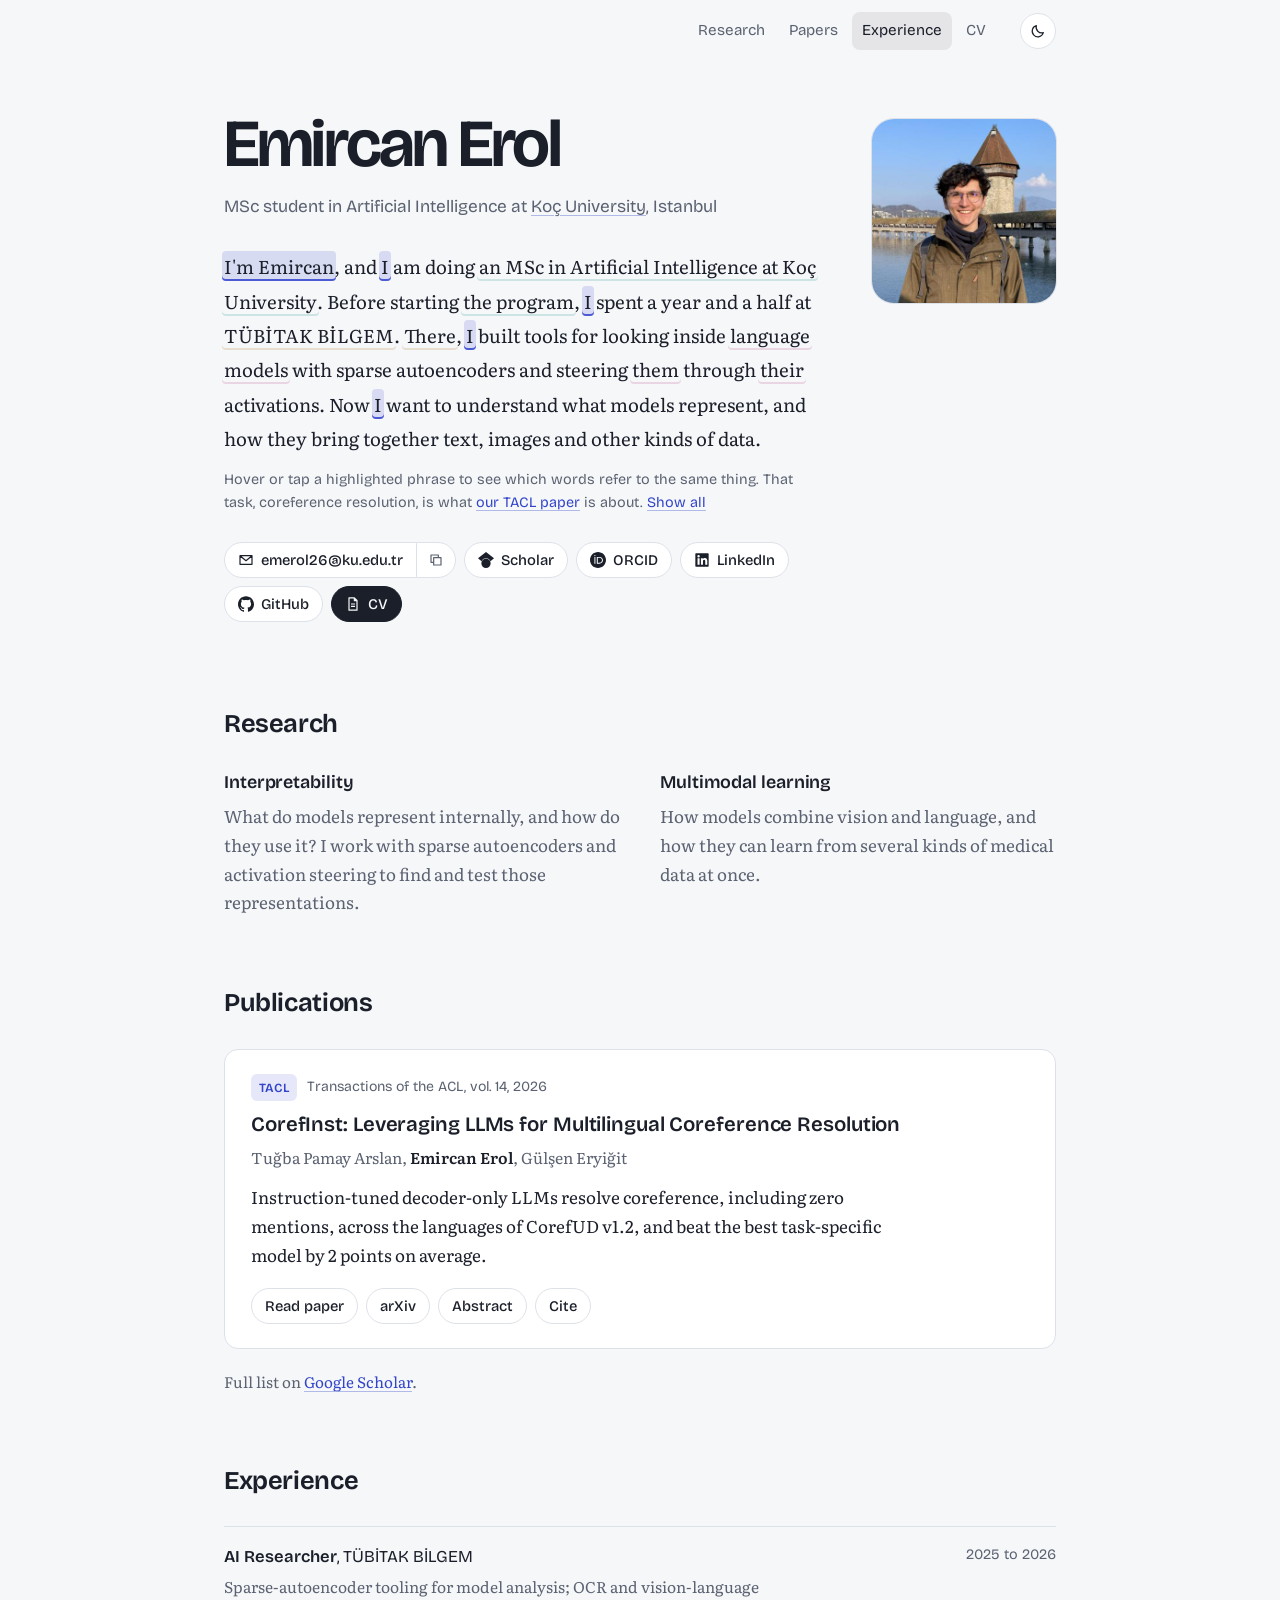
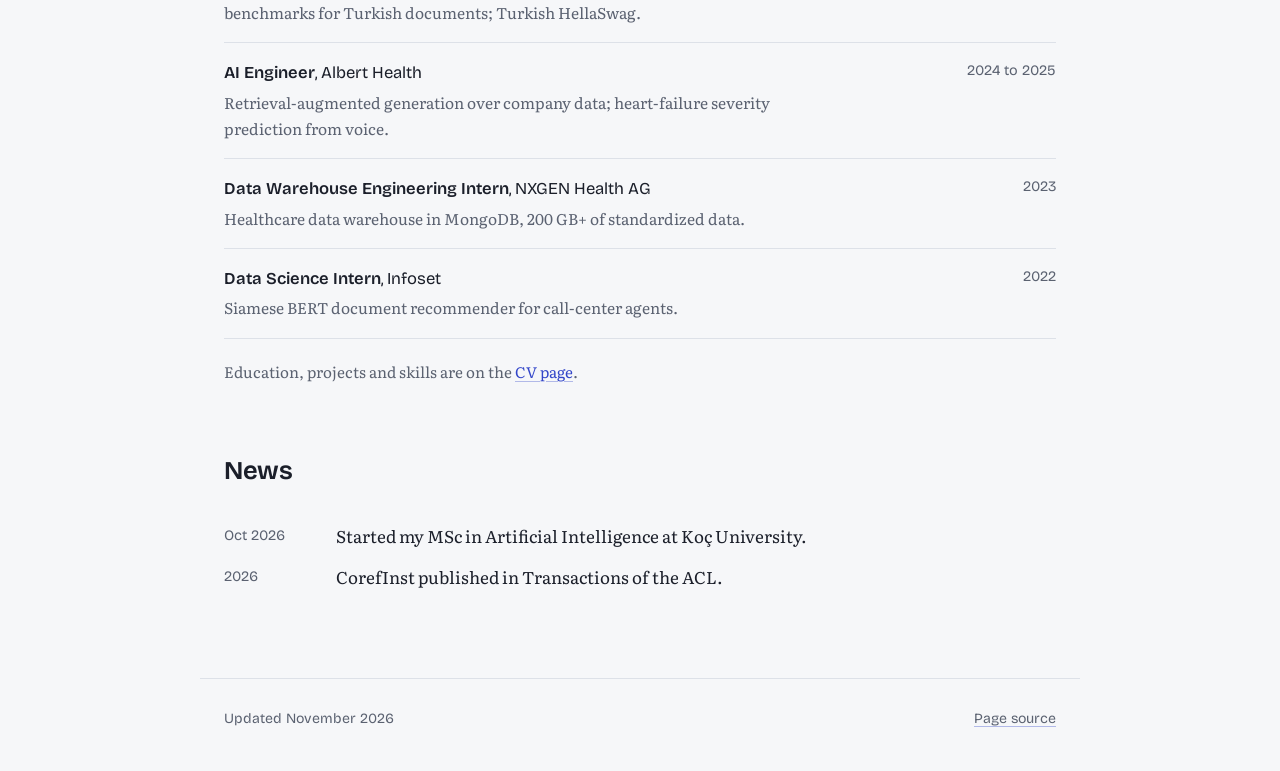
<file: index.html>
<!doctype html>
<html lang="en">
<head>
  <meta charset="utf-8">
  <meta name="viewport" content="width=device-width, initial-scale=1">
  <title>Emircan Erol</title>
  <meta name="description" content="Emircan Erol is an MSc student in Artificial Intelligence at Koç University working on interpretability and multimodal learning.">
  <meta property="og:title" content="Emircan Erol">
  <meta property="og:description" content="MSc student in AI at Koç University. Interpretability and multimodal learning.">
  <meta property="og:image" content="https://emircanerol.com/images/profile.jpg">
  <meta name="color-scheme" content="light dark">
  <link rel="icon" href="images/profile.jpg">
  <script>
    // Apply a saved theme before first paint so the page never flashes the wrong colors.
    try { const t = localStorage.getItem("theme"); if (t) document.documentElement.dataset.theme = t; } catch (e) {}
  </script>
  <link rel="preconnect" href="https://fonts.googleapis.com">
  <link rel="preconnect" href="https://fonts.gstatic.com" crossorigin>
  <link href="https://fonts.googleapis.com/css2?family=Bricolage+Grotesque:opsz,wght@12..96,400..700&family=Literata:ital,opsz,wght@0,7..72,400;0,7..72,600;1,7..72,400&display=swap" rel="stylesheet">
  <link rel="stylesheet" href="style.css">
  <script src="site.js" defer></script>
</head>
<body>
<a class="skip" href="#main">Skip to content</a>

<header class="topbar">
  <div class="topbar-inner">
    <a class="wordmark" href="./">Emircan Erol</a>
    <nav class="nav" aria-label="Sections">
      <a href="#research">Research</a>
      <a href="#publications">Papers</a>
      <a href="#experience">Experience</a>
      <a href="cv.html">CV</a>
    </nav>
    <button class="theme-toggle" type="button" aria-label="Switch to dark theme">
      <svg class="icon icon-moon" aria-hidden="true"><use href="images/icons.svg#moon"/></svg>
      <svg class="icon icon-sun" aria-hidden="true"><use href="images/icons.svg#sun"/></svg>
    </button>
  </div>
</header>

<main id="main">

  <!-- ============ Intro ============ -->
  <section class="hero" aria-labelledby="name">
    <div class="hero-text">
      <h1 id="name">Emircan Erol</h1>
      <p class="role">MSc student in Artificial Intelligence at <a href="https://www.ku.edu.tr/en/">Koç University</a>, Istanbul</p>

      <!--
        The bio is annotated with coreference clusters: every <span class="m" data-c="X">
        with the same X refers to the same thing. Hovering or focusing one lights up its cluster.
      -->
      <p class="bio" id="bio">
        <span class="m" data-c="me" tabindex="0">I'm Emircan</span>, and
        <span class="m" data-c="me" tabindex="0">I</span> am doing
        <span class="m" data-c="msc" tabindex="0">an MSc in Artificial Intelligence at Koç University</span>.
        Before starting <span class="m" data-c="msc" tabindex="0">the program</span>,
        <span class="m" data-c="me" tabindex="0">I</span> spent a year and a half at
        <span class="m" data-c="bilgem" tabindex="0">TÜBİTAK BİLGEM</span>.
        <span class="m" data-c="bilgem" tabindex="0">There</span>,
        <span class="m" data-c="me" tabindex="0">I</span> built tools for looking inside
        <span class="m" data-c="lm" tabindex="0">language models</span> with sparse autoencoders
        and steering <span class="m" data-c="lm" tabindex="0">them</span> through
        <span class="m" data-c="lm" tabindex="0">their</span> activations.
        Now <span class="m" data-c="me" tabindex="0">I</span> want to understand what models represent,
        and how they bring together text, images and other kinds of data.
      </p>
      <p class="bio-hint">
        Hover or tap a highlighted phrase to see which words refer to the same thing.
        That task, coreference resolution, is what <a href="#publications">our TACL paper</a> is about.
        <button class="text-button" type="button" id="show-all" aria-pressed="false">Show all</button>
      </p>

      <ul class="profiles" aria-label="Contact and profiles">
        <li class="email-group">
          <a class="chip" href="mailto:emerol26@ku.edu.tr">
            <svg class="icon" aria-hidden="true"><use href="images/icons.svg#mail"/></svg>emerol26@ku.edu.tr
          </a>
          <button class="chip chip-icon copy" type="button" data-copy="emerol26@ku.edu.tr" aria-label="Copy email address">
            <svg class="icon" aria-hidden="true"><use href="images/icons.svg#copy"/></svg>
          </button>
        </li>
        <li><a class="chip" href="https://scholar.google.com/citations?user=25CpSdkAAAAJ"><svg class="icon" aria-hidden="true"><use href="images/icons.svg#scholar"/></svg>Scholar</a></li>
        <li><a class="chip" href="https://orcid.org/0000-0001-8907-0475"><svg class="icon" aria-hidden="true"><use href="images/icons.svg#orcid"/></svg>ORCID</a></li>
        <li><a class="chip" href="https://www.linkedin.com/in/emircanerol/"><svg class="icon" aria-hidden="true"><use href="images/icons.svg#linkedin"/></svg>LinkedIn</a></li>
        <li><a class="chip" href="https://github.com/emircanerol"><svg class="icon" aria-hidden="true"><use href="images/icons.svg#github"/></svg>GitHub</a></li>
        <li><a class="chip chip-strong" href="cv.html"><svg class="icon" aria-hidden="true"><use href="images/icons.svg#doc"/></svg>CV</a></li>
      </ul>
    </div>

    <img class="portrait" src="images/profile.jpg" alt="Portrait of Emircan Erol" width="400" height="400">
  </section>

  <!-- ============ Research ============ -->
  <section id="research" class="block" aria-labelledby="research-title">
    <h2 id="research-title">Research</h2>
    <div class="interests">
      <article class="interest">
        <h3>Interpretability</h3>
        <p>What do models represent internally, and how do they use it? I work with sparse autoencoders and activation steering to find and test those representations.</p>
      </article>
      <article class="interest">
        <!-- TODO: name the specific area of multimodality you focus on -->
        <h3>Multimodal learning</h3>
        <p>How models combine vision and language, and how they can learn from several kinds of medical data at once.</p>
      </article>
    </div>
  </section>

  <!-- ============ Publications ============ -->
  <section id="publications" class="block" aria-labelledby="pubs-title">
    <h2 id="pubs-title">Publications</h2>

    <!-- Copy an <article class="pub"> to add a paper. Newest first. -->
    <article class="pub">
      <p class="pub-venue"><span class="venue-tag">TACL</span> Transactions of the ACL, vol. 14, 2026</p>
      <h3 class="pub-title">
        <a href="https://direct.mit.edu/tacl/article/doi/10.1162/TACL.a.593/134743">CorefInst: Leveraging LLMs for Multilingual Coreference Resolution</a>
      </h3>
      <p class="pub-authors">Tuğba Pamay Arslan, <strong>Emircan Erol</strong>, Gülşen Eryiğit</p>
      <p class="pub-summary">
        Instruction-tuned decoder-only LLMs resolve coreference, including zero mentions, across the languages of CorefUD v1.2,
        and beat the best task-specific model by 2 points on average.
      </p>

      <div class="pub-actions">
        <a class="chip" href="https://direct.mit.edu/tacl/article/doi/10.1162/TACL.a.593/134743">Read paper</a>
        <a class="chip" href="https://arxiv.org/abs/2509.17505">arXiv</a>
        <button class="chip" type="button" aria-expanded="false" aria-controls="corefinst-abstract" data-toggle>Abstract</button>
        <button class="chip" type="button" aria-expanded="false" aria-controls="corefinst-bib" data-toggle>Cite</button>
      </div>

      <div class="pub-panel" id="corefinst-abstract" hidden>
        <p>
          Coreference Resolution (CR) is a crucial yet challenging task in natural language understanding, often constrained by
          task-specific architectures and encoder-based language models that demand extensive training and lack adaptability.
          This study introduces the first multilingual CR methodology which leverages decoder-only LLMs to handle both overt and
          zero mentions. The article explores how to model the CR task for LLMs via five different instruction sets using a
          controlled inference method. The approach is evaluated across three LLMs: Llama 3.1, Gemma 2, and Mistral 0.3.
          The results indicate that LLMs, when instruction-tuned with a suitable instruction set, can surpass state-of-the-art
          task-specific architectures. Specifically, our best model, a fully fine-tuned Llama 3.1 for multilingual CR,
          outperforms the leading multilingual CR model (i.e., Corpipe 24 single stage variant) by 2 percentage points on
          average across all languages in the CorefUD v1.2 dataset collection.
        </p>
      </div>

      <div class="pub-panel" id="corefinst-bib" hidden>
        <pre class="bibtex"><code>@article{pamayarslan2026corefinst,
  title   = {CorefInst: Leveraging {LLM}s for Multilingual Coreference Resolution},
  author  = {Pamay Arslan, Tu{\u{g}}ba and Erol, Emircan and Eryi{\u{g}}it, G{\"u}l{\c{s}}en},
  journal = {Transactions of the Association for Computational Linguistics},
  volume  = {14},
  year    = {2026},
  doi     = {10.1162/TACL.a.593}
}</code></pre>
        <button class="chip copy" type="button" data-copy-from="corefinst-bib">
          <svg class="icon" aria-hidden="true"><use href="images/icons.svg#copy"/></svg>Copy BibTeX
        </button>
      </div>
    </article>

    <p class="more">Full list on <a href="https://scholar.google.com/citations?user=25CpSdkAAAAJ">Google Scholar</a>.</p>
  </section>

  <!-- ============ Experience ============ -->
  <section id="experience" class="block" aria-labelledby="exp-title">
    <h2 id="exp-title">Experience</h2>
    <ul class="timeline">
      <li>
        <div><strong>AI Researcher</strong>, TÜBİTAK BİLGEM</div>
        <p>Sparse-autoencoder tooling for model analysis; OCR and vision-language benchmarks for Turkish documents; Turkish HellaSwag.</p>
        <span class="when">2025 to 2026</span>
      </li>
      <li>
        <div><strong>AI Engineer</strong>, Albert Health</div>
        <p>Retrieval-augmented generation over company data; heart-failure severity prediction from voice.</p>
        <span class="when">2024 to 2025</span>
      </li>
      <li>
        <div><strong>Data Warehouse Engineering Intern</strong>, NXGEN Health AG</div>
        <p>Healthcare data warehouse in MongoDB, 200 GB+ of standardized data.</p>
        <span class="when">2023</span>
      </li>
      <li>
        <div><strong>Data Science Intern</strong>, Infoset</div>
        <p>Siamese BERT document recommender for call-center agents.</p>
        <span class="when">2022</span>
      </li>
    </ul>
    <p class="more">Education, projects and skills are on the <a href="cv.html">CV page</a>.</p>
  </section>

  <!-- ============ News ============ -->
  <section id="news" class="block" aria-labelledby="news-title">
    <h2 id="news-title">News</h2>
    <!-- Newest first. -->
    <ul class="news">
      <li><time datetime="2026-10">Oct 2026</time><span>Started my MSc in Artificial Intelligence at Koç University.</span></li>
      <li><time datetime="2026">2026</time><span>CorefInst published in Transactions of the ACL.</span></li>
    </ul>
  </section>
</main>

<footer class="footer">
  <p>Updated November 2026</p>
  <p><a href="https://github.com/emircanerol/emircanerol.github.io">Page source</a></p>
</footer>

<div class="toast" role="status" aria-live="polite"></div>
</body>
</html>
</file>
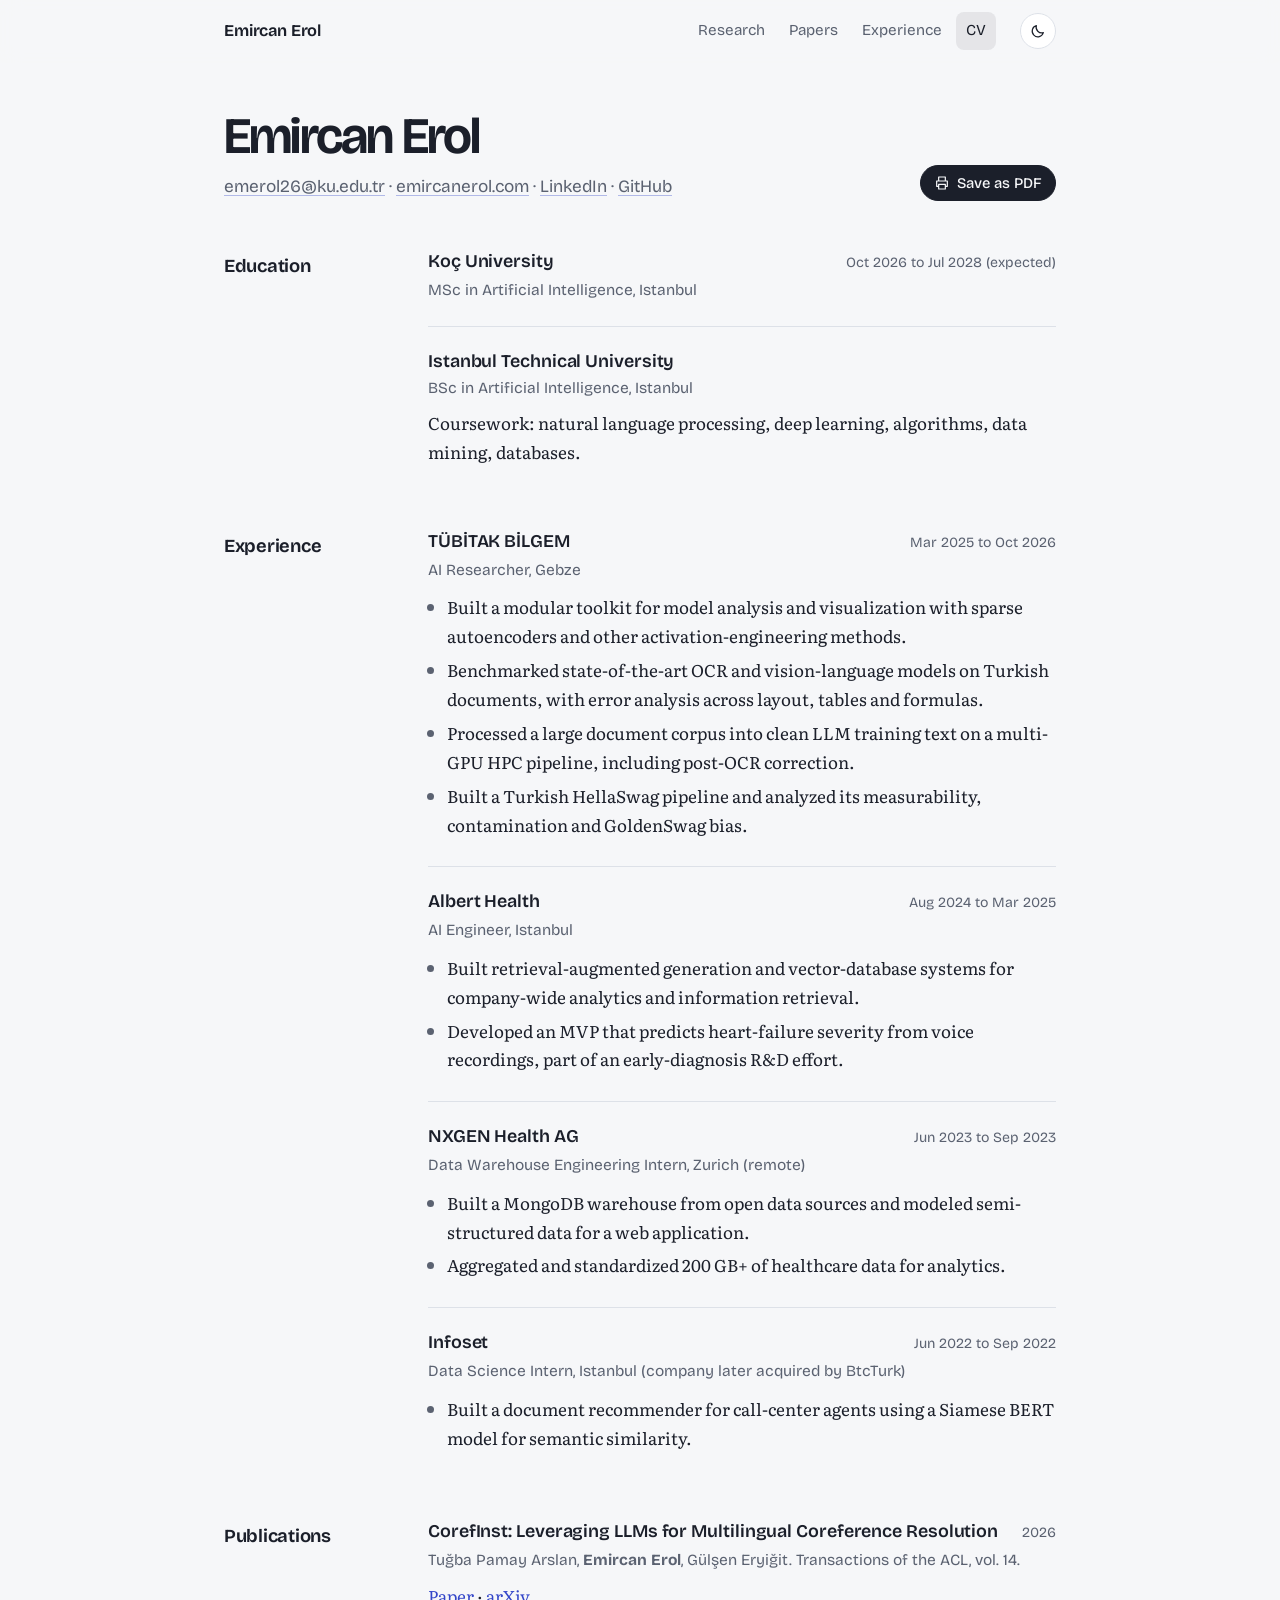
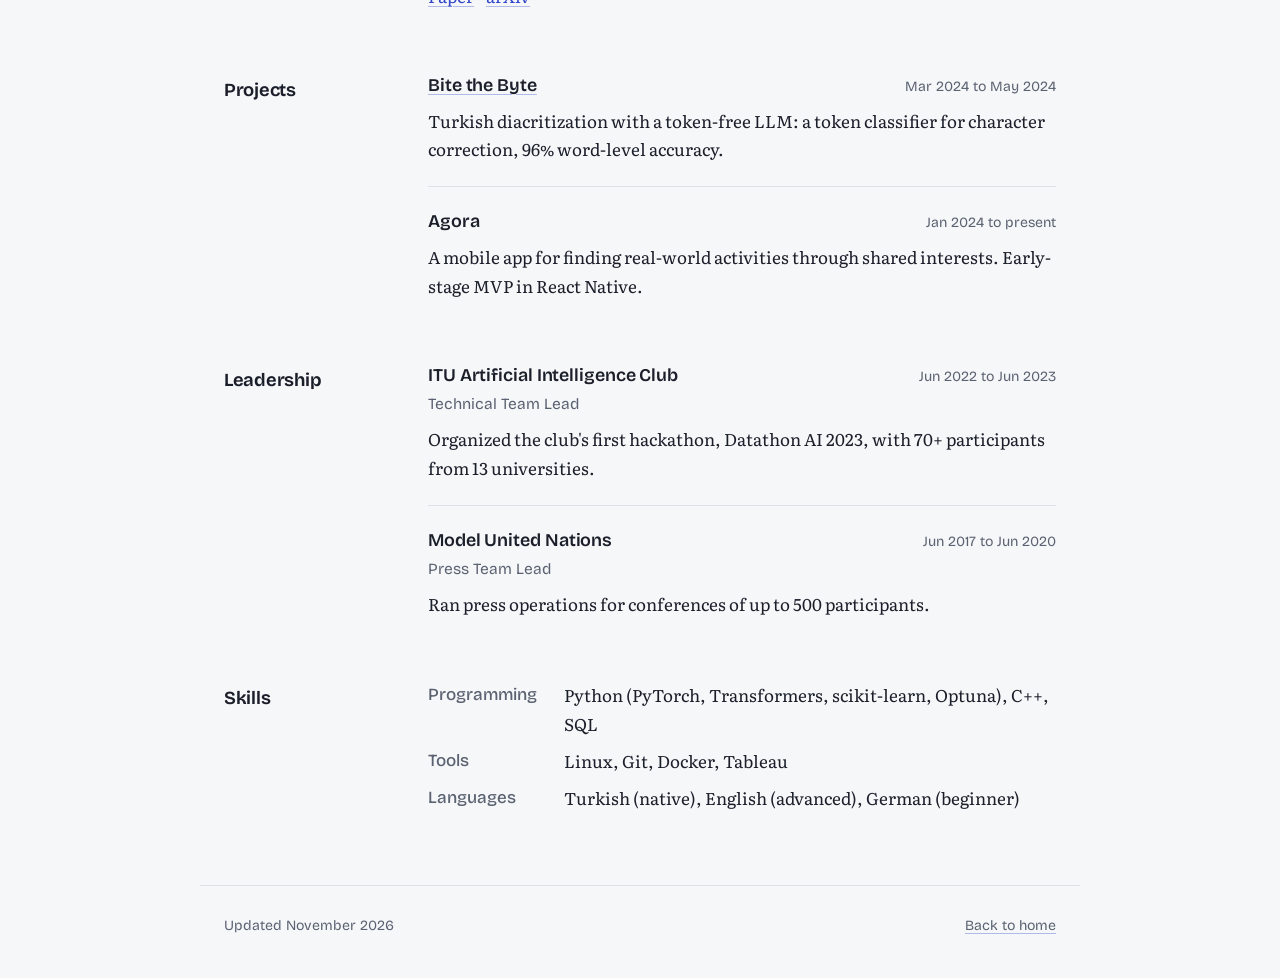
<file: cv.html>
<!doctype html>
<html lang="en">
<head>
  <meta charset="utf-8">
  <meta name="viewport" content="width=device-width, initial-scale=1">
  <title>CV · Emircan Erol</title>
  <meta name="description" content="Curriculum vitae of Emircan Erol: education, research experience, publications and skills.">
  <meta name="color-scheme" content="light dark">
  <link rel="icon" href="images/profile.jpg">
  <script>
    try { const t = localStorage.getItem("theme"); if (t) document.documentElement.dataset.theme = t; } catch (e) {}
  </script>
  <link rel="preconnect" href="https://fonts.googleapis.com">
  <link rel="preconnect" href="https://fonts.gstatic.com" crossorigin>
  <link href="https://fonts.googleapis.com/css2?family=Bricolage+Grotesque:opsz,wght@12..96,400..700&family=Literata:ital,opsz,wght@0,7..72,400;0,7..72,600;1,7..72,400&display=swap" rel="stylesheet">
  <link rel="stylesheet" href="style.css">
  <script src="site.js" defer></script>
</head>
<body class="page-cv">
<a class="skip" href="#main">Skip to content</a>

<header class="topbar">
  <div class="topbar-inner">
    <a class="wordmark" href="./">Emircan Erol</a>
    <nav class="nav" aria-label="Site">
      <a href="./#research">Research</a>
      <a href="./#publications">Papers</a>
      <a href="./#experience">Experience</a>
      <a href="cv.html" aria-current="page">CV</a>
    </nav>
    <button class="theme-toggle" type="button" aria-label="Switch to dark theme">
      <svg class="icon icon-moon" aria-hidden="true"><use href="images/icons.svg#moon"/></svg>
      <svg class="icon icon-sun" aria-hidden="true"><use href="images/icons.svg#sun"/></svg>
    </button>
  </div>
</header>

<main id="main">
  <div class="cv-top">
    <div>
      <h1>Emircan Erol</h1>
      <p class="role">
        <a href="mailto:emerol26@ku.edu.tr">emerol26@ku.edu.tr</a> ·
        <a href="https://emircanerol.com">emircanerol.com</a> ·
        <a href="https://www.linkedin.com/in/emircanerol/">LinkedIn</a> ·
        <a href="https://github.com/emircanerol">GitHub</a>
      </p>
    </div>
    <div class="cv-actions">
      <button class="chip chip-strong" type="button" id="print-cv">
        <svg class="icon" aria-hidden="true"><use href="images/icons.svg#print"/></svg>Save as PDF
      </button>
    </div>
  </div>

  <section class="cv-section" aria-labelledby="cv-edu">
    <h2 id="cv-edu">Education</h2>
    <div>
      <div class="cv-entry">
        <div class="cv-head"><h3>Koç University</h3><span class="when">Oct 2026 to Jul 2028 (expected)</span></div>
        <p class="cv-sub">MSc in Artificial Intelligence, Istanbul</p>
      </div>
      <div class="cv-entry">
        <!-- TODO: add your BSc years in the empty span -->
        <div class="cv-head"><h3>Istanbul Technical University</h3><span class="when"></span></div>
        <p class="cv-sub">BSc in Artificial Intelligence, Istanbul</p>
        <p>Coursework: natural language processing, deep learning, algorithms, data mining, databases.</p>
      </div>
    </div>
  </section>

  <section class="cv-section" aria-labelledby="cv-exp">
    <h2 id="cv-exp">Experience</h2>
    <div>
      <div class="cv-entry">
        <div class="cv-head"><h3>TÜBİTAK BİLGEM</h3><span class="when">Mar 2025 to Oct 2026</span></div>
        <p class="cv-sub">AI Researcher, Gebze</p>
        <ul>
          <li>Built a modular toolkit for model analysis and visualization with sparse autoencoders and other activation-engineering methods.</li>
          <li>Benchmarked state-of-the-art OCR and vision-language models on Turkish documents, with error analysis across layout, tables and formulas.</li>
          <li>Processed a large document corpus into clean LLM training text on a multi-GPU HPC pipeline, including post-OCR correction.</li>
          <li>Built a Turkish HellaSwag pipeline and analyzed its measurability, contamination and GoldenSwag bias.</li>
        </ul>
      </div>
      <div class="cv-entry">
        <div class="cv-head"><h3>Albert Health</h3><span class="when">Aug 2024 to Mar 2025</span></div>
        <p class="cv-sub">AI Engineer, Istanbul</p>
        <ul>
          <li>Built retrieval-augmented generation and vector-database systems for company-wide analytics and information retrieval.</li>
          <li>Developed an MVP that predicts heart-failure severity from voice recordings, part of an early-diagnosis R&amp;D effort.</li>
        </ul>
      </div>
      <div class="cv-entry">
        <div class="cv-head"><h3>NXGEN Health AG</h3><span class="when">Jun 2023 to Sep 2023</span></div>
        <p class="cv-sub">Data Warehouse Engineering Intern, Zurich (remote)</p>
        <ul>
          <li>Built a MongoDB warehouse from open data sources and modeled semi-structured data for a web application.</li>
          <li>Aggregated and standardized 200 GB+ of healthcare data for analytics.</li>
        </ul>
      </div>
      <div class="cv-entry">
        <div class="cv-head"><h3>Infoset</h3><span class="when">Jun 2022 to Sep 2022</span></div>
        <p class="cv-sub">Data Science Intern, Istanbul (company later acquired by BtcTurk)</p>
        <ul>
          <li>Built a document recommender for call-center agents using a Siamese BERT model for semantic similarity.</li>
        </ul>
      </div>
    </div>
  </section>

  <section class="cv-section" aria-labelledby="cv-pub">
    <h2 id="cv-pub">Publications</h2>
    <div>
      <div class="cv-entry">
        <div class="cv-head"><h3>CorefInst: Leveraging LLMs for Multilingual Coreference Resolution</h3><span class="when">2026</span></div>
        <p class="cv-sub">Tuğba Pamay Arslan, <strong>Emircan Erol</strong>, Gülşen Eryiğit. Transactions of the ACL, vol. 14.</p>
        <p><a href="https://direct.mit.edu/tacl/article/doi/10.1162/TACL.a.593/134743">Paper</a> · <a href="https://arxiv.org/abs/2509.17505">arXiv</a></p>
      </div>
    </div>
  </section>

  <section class="cv-section" aria-labelledby="cv-proj">
    <h2 id="cv-proj">Projects</h2>
    <div>
      <div class="cv-entry">
        <div class="cv-head"><h3><a href="https://huggingface.co/bite-the-byte/byt5-small-deASCIIfy-TR">Bite the Byte</a></h3><span class="when">Mar 2024 to May 2024</span></div>
        <p>Turkish diacritization with a token-free LLM: a token classifier for character correction, 96% word-level accuracy.</p>
      </div>
      <div class="cv-entry">
        <div class="cv-head"><h3>Agora</h3><span class="when">Jan 2024 to present</span></div>
        <p>A mobile app for finding real-world activities through shared interests. Early-stage MVP in React Native.</p>
      </div>
    </div>
  </section>

  <section class="cv-section" aria-labelledby="cv-lead">
    <h2 id="cv-lead">Leadership</h2>
    <div>
      <div class="cv-entry">
        <div class="cv-head"><h3>ITU Artificial Intelligence Club</h3><span class="when">Jun 2022 to Jun 2023</span></div>
        <p class="cv-sub">Technical Team Lead</p>
        <p>Organized the club's first hackathon, Datathon AI 2023, with 70+ participants from 13 universities.</p>
      </div>
      <div class="cv-entry">
        <div class="cv-head"><h3>Model United Nations</h3><span class="when">Jun 2017 to Jun 2020</span></div>
        <p class="cv-sub">Press Team Lead</p>
        <p>Ran press operations for conferences of up to 500 participants.</p>
      </div>
    </div>
  </section>

  <section class="cv-section" aria-labelledby="cv-skills">
    <h2 id="cv-skills">Skills</h2>
    <dl class="cv-skills">
      <dt>Programming</dt><dd>Python (PyTorch, Transformers, scikit-learn, Optuna), C++, SQL</dd>
      <dt>Tools</dt><dd>Linux, Git, Docker, Tableau</dd>
      <dt>Languages</dt><dd>Turkish (native), English (advanced), German (beginner)</dd>
    </dl>
  </section>
</main>

<footer class="footer">
  <p>Updated November 2026</p>
  <p><a href="./">Back to home</a></p>
</footer>
</body>
</html>
</file>
<file: style.css>
/* ==========================================================================
   Tokens
   ========================================================================== */
:root {
  --paper: #f6f7f9;
  --surface: #ffffff;
  --ink: #1b1f2a;
  --muted: #5b6271;
  --rule: #dde1e8;
  --link: #3346c9;

  /* Coreference cluster colors in the bio */
  --c-me: #4c5bd4;
  --c-msc: #0e8a7e;
  --c-bilgem: #a86a12;
  --c-lm: #b03a7a;

  --display: "Bricolage Grotesque", ui-sans-serif, system-ui, sans-serif;
  --text: "Literata", Georgia, serif;

  --measure: 64ch;
  --page: 880px;
  --radius: 10px;
  color-scheme: light;
}

@media (prefers-color-scheme: dark) {
  :root:not([data-theme="light"]) {
    --paper: #15171d;
    --surface: #1c1f27;
    --ink: #e6e8ee;
    --muted: #9aa1b0;
    --rule: #2c303b;
    --link: #9aa6ff;
    --c-me: #8d98ff;
    --c-msc: #4cc7b9;
    --c-bilgem: #e0a54a;
    --c-lm: #ea7ab8;
    color-scheme: dark;
  }
}
:root[data-theme="dark"] {
  --paper: #15171d;
  --surface: #1c1f27;
  --ink: #e6e8ee;
  --muted: #9aa1b0;
  --rule: #2c303b;
  --link: #9aa6ff;
  --c-me: #8d98ff;
  --c-msc: #4cc7b9;
  --c-bilgem: #e0a54a;
  --c-lm: #ea7ab8;
  color-scheme: dark;
}

/* ==========================================================================
   Base
   ========================================================================== */
*, *::before, *::after { box-sizing: border-box; }
html { -webkit-text-size-adjust: 100%; scroll-padding-top: 80px; }
@media (prefers-reduced-motion: no-preference) { html { scroll-behavior: smooth; } }

body {
  margin: 0;
  background: var(--paper);
  color: var(--ink);
  font: 400 1.0625rem/1.7 var(--text);
  font-optical-sizing: auto;
}

a { color: var(--link); text-decoration-thickness: 1px; text-underline-offset: 3px; text-decoration-color: color-mix(in srgb, var(--link) 35%, transparent); }
a:hover { text-decoration-color: currentColor; }

:focus-visible { outline: 2px solid var(--link); outline-offset: 3px; border-radius: 4px; }

h1, h2, h3 { font-family: var(--display); color: var(--ink); margin: 0; }
h2 { font-size: 1.6rem; font-weight: 650; letter-spacing: -0.015em; margin-bottom: 24px; }
h3 { font-size: 1.12rem; font-weight: 600; line-height: 1.35; letter-spacing: -0.005em; }
p { margin: 0; }

.icon { width: 16px; height: 16px; flex-shrink: 0; }

.skip {
  position: absolute; left: 16px; top: -48px; z-index: 20;
  padding: 8px 14px; background: var(--ink); color: var(--paper);
  border-radius: 6px; font-family: var(--display);
}
.skip:focus { top: 12px; }

/* ==========================================================================
   Top bar
   ========================================================================== */
.topbar {
  position: sticky; top: 0; z-index: 10;
  background: color-mix(in srgb, var(--paper) 86%, transparent);
  backdrop-filter: saturate(1.4) blur(10px);
  -webkit-backdrop-filter: saturate(1.4) blur(10px);
  border-bottom: 1px solid transparent;
  transition: border-color 0.2s;
}
.topbar.scrolled { border-bottom-color: var(--rule); }
.topbar-inner {
  max-width: var(--page); margin: 0 auto; padding: 12px 24px;
  display: flex; align-items: center; gap: 24px;
  font-family: var(--display);
}
.wordmark {
  font-weight: 650; font-size: 1.02rem; color: var(--ink); text-decoration: none;
  letter-spacing: -0.01em; margin-right: auto;
  opacity: 0; transition: opacity 0.2s;
}
.topbar.scrolled .wordmark, .page-cv .wordmark { opacity: 1; }
.nav { display: flex; gap: 4px; }
.nav a {
  color: var(--muted); text-decoration: none; font-size: 0.95rem;
  padding: 6px 10px; border-radius: 8px;
}
.nav a:hover { color: var(--ink); background: color-mix(in srgb, var(--ink) 6%, transparent); }
.nav a[aria-current] { color: var(--ink); background: color-mix(in srgb, var(--ink) 8%, transparent); }

.theme-toggle {
  display: grid; place-items: center;
  width: 36px; height: 36px; padding: 0;
  border: 1px solid var(--rule); border-radius: 50%;
  background: var(--surface); color: var(--ink); cursor: pointer;
}
.theme-toggle:hover { border-color: var(--muted); }
.theme-toggle .icon-sun { display: none; }
:root[data-theme="dark"] .theme-toggle .icon-sun { display: block; }
:root[data-theme="dark"] .theme-toggle .icon-moon { display: none; }
@media (prefers-color-scheme: dark) {
  :root:not([data-theme="light"]) .theme-toggle .icon-sun { display: block; }
  :root:not([data-theme="light"]) .theme-toggle .icon-moon { display: none; }
}

/* ==========================================================================
   Layout
   ========================================================================== */
main { max-width: var(--page); margin: 0 auto; padding: 0 24px; }
.block { padding: 56px 0 8px; }
.more { margin-top: 20px; color: var(--muted); font-size: 0.95rem; }

/* ==========================================================================
   Hero
   ========================================================================== */
.hero {
  display: grid;
  grid-template-columns: minmax(0, 1fr) 184px;
  gap: 48px;
  align-items: start;
  padding: 48px 0 24px;
}
h1 {
  font-size: clamp(2.6rem, 7vw, 4.2rem);
  font-weight: 650;
  line-height: 1;
  letter-spacing: -0.035em;
  font-variation-settings: "opsz" 96;
}
.role { font-family: var(--display); font-size: 1.08rem; color: var(--muted); margin: 14px 0 28px; }
.role a { color: inherit; }

.portrait {
  width: 184px; height: auto; aspect-ratio: 1;
  object-fit: cover; border-radius: 22px;
  margin-top: 8px;
  box-shadow: 0 0 0 1px var(--rule);
}

/* ---- Coreference-annotated bio ---- */
.bio { font-size: 1.16rem; line-height: 1.85; max-width: var(--measure); }
.m {
  --c: var(--muted);
  border-radius: 4px;
  padding: 1px 2px;
  margin: 0 -2px;
  box-shadow: inset 0 -2px 0 color-mix(in srgb, var(--c) 55%, transparent);
  cursor: pointer;
  transition: background-color 0.18s, box-shadow 0.18s, color 0.18s;
  -webkit-box-decoration-break: clone;
  box-decoration-break: clone;
}
.m[data-c="me"] { --c: var(--c-me); }
.m[data-c="msc"] { --c: var(--c-msc); }
.m[data-c="bilgem"] { --c: var(--c-bilgem); }
.m[data-c="lm"] { --c: var(--c-lm); }
.m:focus-visible { outline-offset: 1px; }

/* Lit: the cluster under the pointer (data-active) or every cluster (data-all). */
.bio[data-active="me"] .m[data-c="me"],
.bio[data-active="msc"] .m[data-c="msc"],
.bio[data-active="bilgem"] .m[data-c="bilgem"],
.bio[data-active="lm"] .m[data-c="lm"],
.bio[data-all] .m {
  background: color-mix(in srgb, var(--c) 18%, transparent);
  box-shadow: inset 0 -2px 0 var(--c);
}
/* While one cluster is lit, the others step back so the link is obvious. */
.bio[data-active] .m { box-shadow: inset 0 -2px 0 color-mix(in srgb, var(--c) 18%, transparent); }
.bio[data-active="me"] .m[data-c="me"],
.bio[data-active="msc"] .m[data-c="msc"],
.bio[data-active="bilgem"] .m[data-c="bilgem"],
.bio[data-active="lm"] .m[data-c="lm"] { box-shadow: inset 0 -2px 0 var(--c); }

.bio-hint {
  margin-top: 14px; max-width: var(--measure);
  font-family: var(--display); font-size: 0.9rem; line-height: 1.55; color: var(--muted);
}
.text-button {
  font: inherit; color: var(--link); background: none; border: 0; padding: 0;
  cursor: pointer; text-decoration: underline; text-underline-offset: 3px;
  text-decoration-color: color-mix(in srgb, var(--link) 35%, transparent);
}
.text-button[aria-pressed="true"] { color: var(--ink); }

/* ---- Profile chips ---- */
.profiles { list-style: none; padding: 0; margin: 28px 0 0; display: flex; flex-wrap: wrap; gap: 8px; }
.email-group { display: flex; }
.email-group .chip:first-child { border-top-right-radius: 0; border-bottom-right-radius: 0; }
.email-group .chip-icon { border-top-left-radius: 0; border-bottom-left-radius: 0; margin-left: -1px; }

.chip {
  display: inline-flex; align-items: center; gap: 7px;
  min-height: 36px; padding: 6px 13px;
  font: 500 0.92rem/1 var(--display);
  color: var(--ink); text-decoration: none;
  background: var(--surface);
  border: 1px solid var(--rule); border-radius: 999px;
  cursor: pointer;
  transition: border-color 0.15s, background-color 0.15s;
}
.chip:hover { border-color: color-mix(in srgb, var(--ink) 40%, var(--rule)); }
.chip-icon { padding: 6px 11px; color: var(--muted); }
.chip-icon:hover { color: var(--ink); }
.chip-strong { background: var(--ink); color: var(--paper); border-color: var(--ink); }
.chip-strong:hover { background: color-mix(in srgb, var(--ink) 85%, var(--paper)); }
.chip[aria-expanded="true"] { background: color-mix(in srgb, var(--link) 12%, var(--surface)); border-color: color-mix(in srgb, var(--link) 45%, var(--rule)); }

/* ==========================================================================
   Research
   ========================================================================== */
.interests { display: grid; grid-template-columns: 1fr 1fr; gap: 40px; }
.interest h3 { margin-bottom: 8px; }
.interest p { color: var(--muted); }

/* ==========================================================================
   Publications
   ========================================================================== */
.pub {
  padding: 24px 26px;
  background: var(--surface);
  border: 1px solid var(--rule);
  border-radius: 14px;
}
.pub-venue { font-family: var(--display); font-size: 0.88rem; color: var(--muted); display: flex; align-items: center; gap: 10px; }
.venue-tag {
  font-weight: 600; font-size: 0.78rem; letter-spacing: 0.02em;
  color: var(--link); background: color-mix(in srgb, var(--link) 12%, transparent);
  padding: 3px 8px; border-radius: 6px;
}
.pub-title { font-size: 1.28rem; margin: 10px 0 6px; }
.pub-title a { color: var(--ink); text-decoration: none; }
.pub-title a:hover { text-decoration: underline; text-decoration-color: var(--rule); }
.pub-authors { font-size: 0.98rem; color: var(--muted); }
.pub-authors strong { color: var(--ink); font-weight: 600; }
.pub-summary { margin-top: 12px; max-width: var(--measure); }
.pub-actions { display: flex; flex-wrap: wrap; gap: 8px; margin-top: 18px; }
.pub-panel { margin-top: 16px; padding-top: 16px; border-top: 1px dashed var(--rule); }
.pub-panel p { font-size: 0.98rem; color: var(--muted); max-width: var(--measure); }
.bibtex {
  margin: 0 0 12px; padding: 14px 16px; overflow-x: auto;
  background: var(--paper); border-radius: 8px;
  font: 0.8rem/1.6 ui-monospace, "SF Mono", Menlo, monospace; color: var(--ink);
}

/* ==========================================================================
   Experience & news
   ========================================================================== */
.timeline, .news { list-style: none; padding: 0; margin: 0; }
.timeline li {
  display: grid; grid-template-columns: minmax(0, 1fr) auto; column-gap: 24px;
  padding: 16px 0; border-top: 1px solid var(--rule);
}
.timeline li:last-child { border-bottom: 1px solid var(--rule); }
.timeline div { font-family: var(--display); font-size: 1.04rem; }
.timeline strong { font-weight: 600; }
.timeline p { grid-column: 1; color: var(--muted); font-size: 0.97rem; margin-top: 2px; max-width: var(--measure); }
.when { grid-column: 2; grid-row: 1; font-family: var(--display); font-size: 0.9rem; color: var(--muted); white-space: nowrap; }

.news li { display: grid; grid-template-columns: 96px minmax(0, 1fr); gap: 16px; padding: 6px 0; }
.news time { font-family: var(--display); font-size: 0.9rem; color: var(--muted); padding-top: 2px; }

/* ==========================================================================
   Footer & toast
   ========================================================================== */
.footer {
  max-width: var(--page); margin: 72px auto 0; padding: 28px 24px 40px;
  display: flex; justify-content: space-between; gap: 16px;
  font-family: var(--display); font-size: 0.88rem; color: var(--muted);
  border-top: 1px solid var(--rule);
}
.footer a { color: inherit; }

.toast {
  position: fixed; left: 50%; bottom: 24px; z-index: 30;
  transform: translate(-50%, 16px); opacity: 0; pointer-events: none;
  padding: 10px 16px; border-radius: 999px;
  background: var(--ink); color: var(--paper);
  font: 500 0.9rem var(--display);
  transition: opacity 0.2s, transform 0.2s;
}
.toast.show { opacity: 1; transform: translate(-50%, 0); }

/* ==========================================================================
   CV page
   ========================================================================== */
.cv-top {
  display: flex; justify-content: space-between; align-items: end; gap: 24px; flex-wrap: wrap;
  padding: 48px 0 8px;
}
.cv-top h1 { font-size: clamp(2.2rem, 6vw, 3.2rem); }
.cv-top .role { margin: 10px 0 0; }
.cv-actions { display: flex; gap: 8px; flex-wrap: wrap; }

.cv-section { padding: 40px 0 0; display: grid; grid-template-columns: 180px minmax(0, 1fr); gap: 24px; }
.cv-section h2 { font-size: 1.15rem; margin: 0; padding-top: 2px; }
.cv-entry { padding-bottom: 22px; }
.cv-entry + .cv-entry { padding-top: 22px; border-top: 1px solid var(--rule); }
.cv-head { display: flex; justify-content: space-between; align-items: baseline; gap: 16px; }
.cv-head h3 a { color: inherit; }
.cv-head .when { font-size: 0.88rem; }
.cv-sub { font-family: var(--display); color: var(--muted); font-size: 0.97rem; margin-top: 2px; }
.cv-entry ul { margin: 10px 0 0; padding-left: 1.1em; }
.cv-entry li { margin-bottom: 5px; }
.cv-entry li::marker { color: var(--muted); }
.cv-entry > p:not(.cv-sub) { margin-top: 8px; }
.cv-skills { display: grid; grid-template-columns: 120px minmax(0, 1fr); gap: 8px 16px; margin: 0; }
.cv-skills dt { font-family: var(--display); font-weight: 500; color: var(--muted); }
.cv-skills dd { margin: 0; }

/* ==========================================================================
   Small screens
   ========================================================================== */
@media (max-width: 720px) {
  .topbar-inner { padding: 10px 16px; gap: 8px; }
  .wordmark { display: none; }
  .nav { margin-right: auto; overflow-x: auto; scrollbar-width: none; }
  .nav { gap: 0; }
  .nav a { padding: 6px 7px; font-size: 0.9rem; white-space: nowrap; }
  main { padding: 0 16px; }
  .hero { grid-template-columns: 1fr; gap: 20px; padding-top: 28px; }
  .portrait { order: -1; width: 104px; border-radius: 18px; margin: 0; }
  .bio { font-size: 1.08rem; }
  .interests { grid-template-columns: 1fr; gap: 28px; }
  .pub { padding: 20px 18px; }
  .block { padding-top: 44px; }
  .timeline li { grid-template-columns: 1fr; }
  .when { grid-column: 1; grid-row: auto; margin-top: 4px; }
  .news li { grid-template-columns: 1fr; gap: 0; }
  .footer { padding: 24px 16px 32px; }
  .cv-section { grid-template-columns: 1fr; gap: 12px; }
  .cv-head { flex-direction: column; gap: 0; }
}

@media (prefers-reduced-motion: reduce) {
  *, *::before, *::after { transition: none !important; }
}

/* ==========================================================================
   Print (the CV page doubles as a PDF)
   ========================================================================== */
@media print {
  :root { --paper: #fff; --surface: #fff; --ink: #000; --muted: #444; --rule: #ccc; --link: #000; color-scheme: light; }
  @page { margin: 16mm 14mm; }
  body { font-size: 10.5pt; line-height: 1.5; }
  .topbar, .cv-actions, .footer, .skip, .toast { display: none !important; }
  main { max-width: none; padding: 0; }
  .cv-top { padding-top: 0; }
  .cv-section { padding-top: 18px; grid-template-columns: 120px 1fr; }
  .cv-entry { break-inside: avoid; padding-bottom: 10px; }
  .cv-entry + .cv-entry { padding-top: 10px; }
  a { text-decoration: none; }
}
</file>
